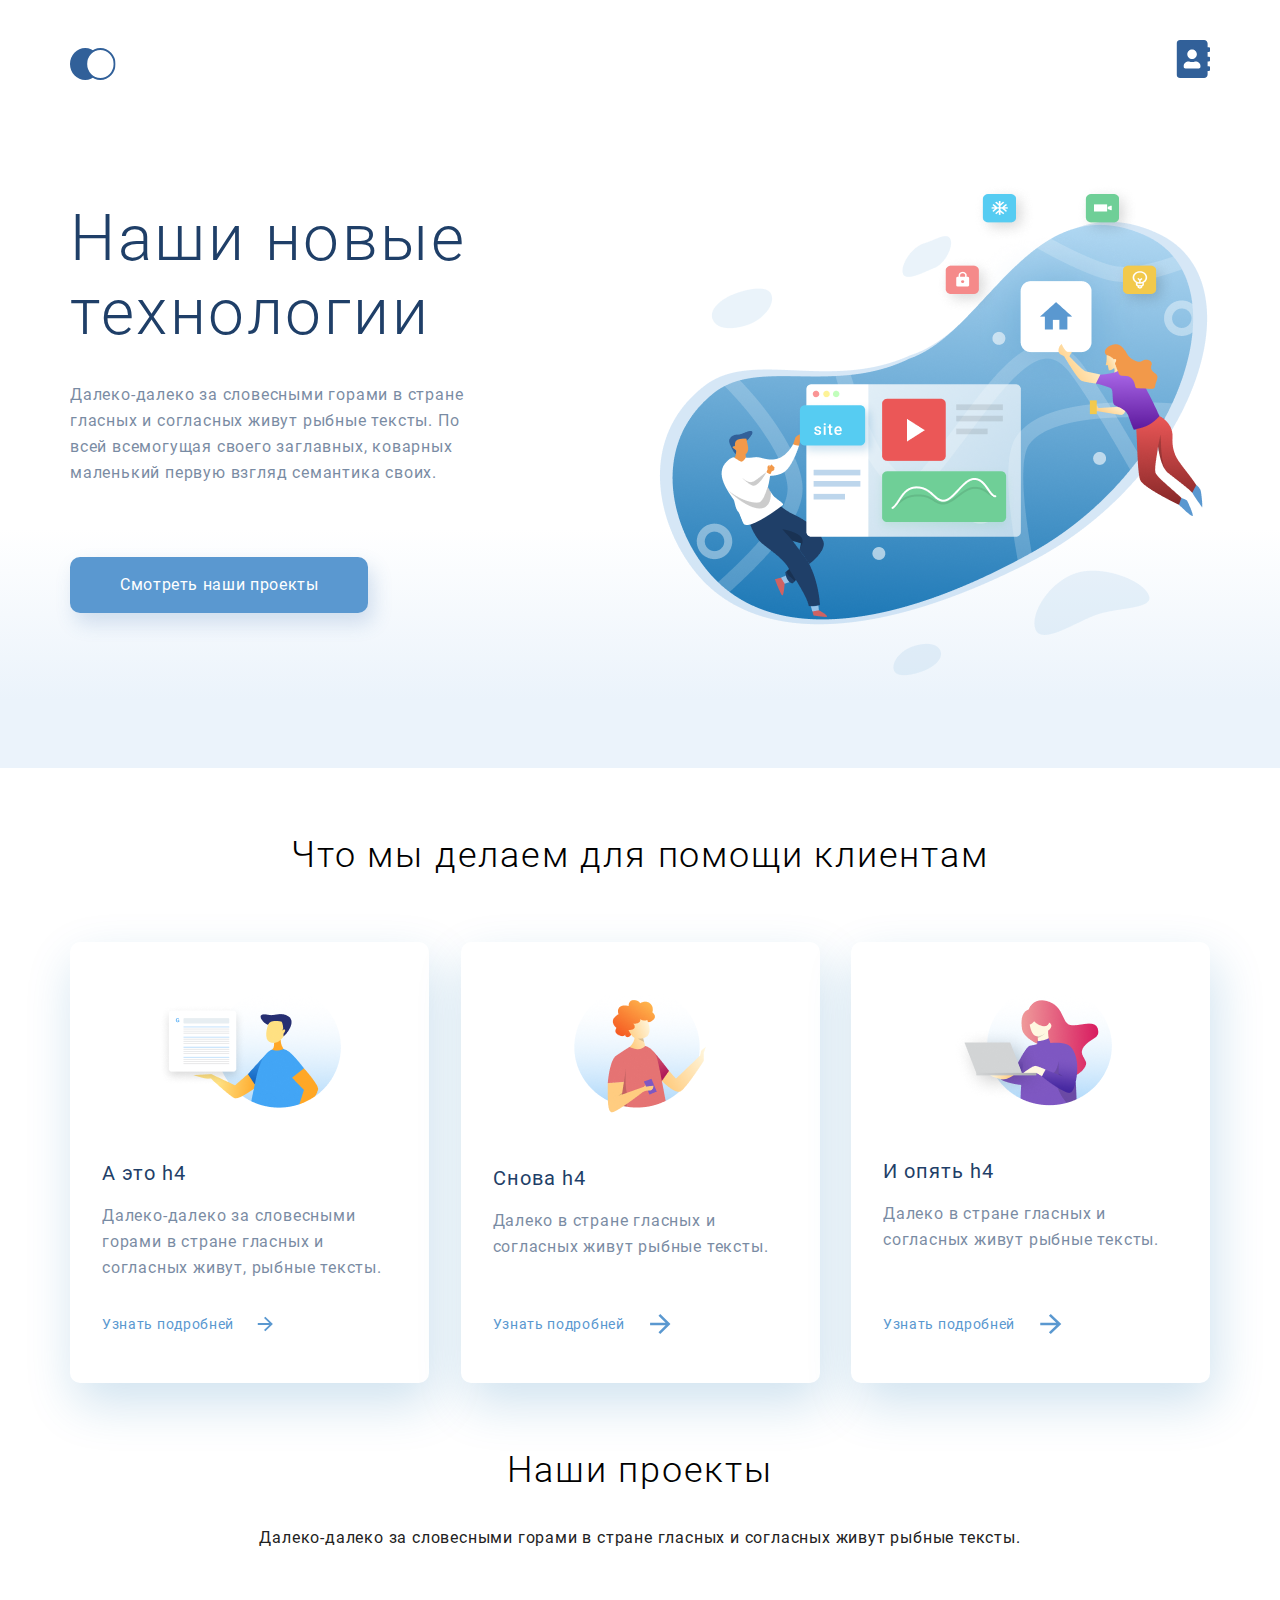
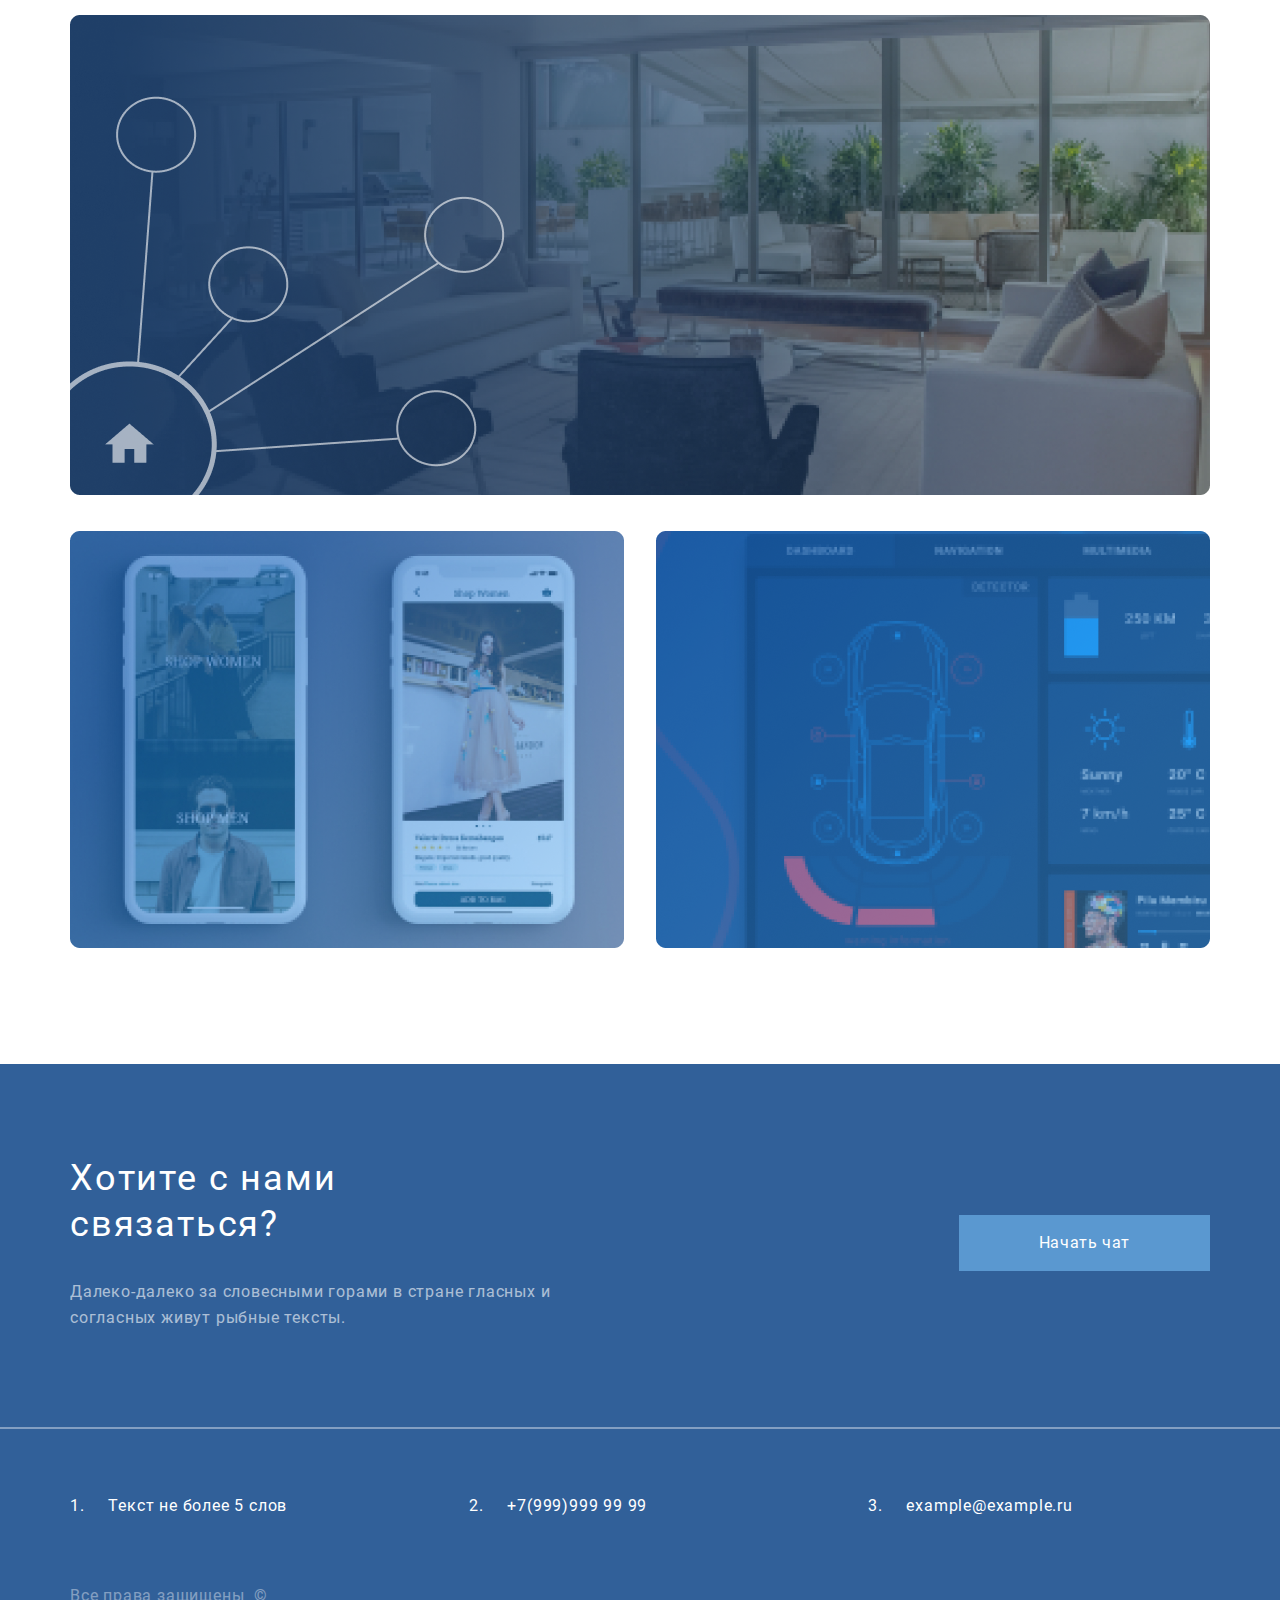
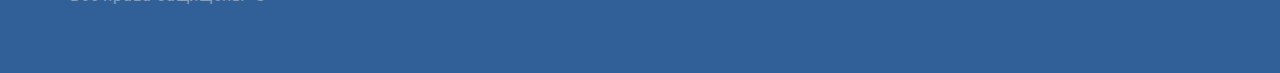
<file: index.html>
<!DOCTYPE html>
<html lang="ru">
  <head>
    <meta charset="UTF-8" />
    <meta http-equiv="X-UA-Compatible" content="IE=edge" />
    <meta name="viewport" content="width=device-width, initial-scale=1.0" />
    <title>Title of my site</title>
    <link rel="stylesheet" href="css/style.css" />
  </head>
  <body>
    <div class="header">
      <div class="header__content container">
        <div class="menu">
          <ul class="menu__list">
            <li><a class="menu__link" href="index.html"><img src="images/navigation.svg" alt=""></a></li>
            <li>
              <a class="menu__link" href="pages/contacts.html"><img src="images/contacts.svg" alt=""></a>
            </li>
          </ul>
        </div>
        <div class="header__description">
          <h1 class="title-big header__title">Наши новые технологии</h1>
          <p class="text header__text">
            Далеко-далеко за словесными горами в стране гласных и согласных
            живут рыбные тексты. По всей всемогущая своего заглавных, коварных
            маленький первую взгляд семантика своих.
          </p>
          <a class="header__button" href="#">Смотреть наши проекты</a>
        </div>
      </div>
    </div>
    <div class="main what-we-do container">
      <h3 class="title-middle">Что мы делаем для помощи клиентам</h3>
      <div class="main__cards">
        <div class="main__card">
          <div class="card__content">
            <img class="card__img" src="images/card1.png" alt="">
            <h4 class="title-small card__title">А это h4</h4>
            <p class="text card__text">
              Далеко-далеко за словесными горами в стране гласных и согласных живут,
              рыбные тексты.
            </p>
          </div>
          <a class="card__link" href="#">
            <span class="link__text">Узнать подробней</span> 
            <img class="link__arrow" src="images/arrow.svg" alt="">
          </a>
        </div>
        <div class="main__card">
          <div class="card__content">
            <img class="card__img" src="images/card2.png" alt="">
            <h4 class="title-small card__title">Снова h4</h4>
            <p class="text card__text">Далеко в стране гласных и согласных живут рыбные тексты.</p>
          </div>
          <a class="card__link" href="#">
            <span class="link__text">Узнать подробней</span> 
            <img class="link__arrow" src="images/arrow.svg" alt="">
          </a>
        </div>
        <div class="main__card">
          <div class="card__content">
            <img class="card__img" src="images/card3.png" alt="">
            <h4 class="title-small card__title">И опять h4</h4>
            <p class="text card__text">Далеко в стране гласных и согласных живут рыбные тексты.</p>
          </div>
          <a class="card__link" href="#">
            <span class="link__text">Узнать подробней</span> 
            <img class="link__arrow" src="images/arrow.svg" alt="">
          </a>
        </div>
      </div>
    </div>
    <div class="section-projects container">
      <h3 class="title-middle">Наши проекты</h3>
      <p class="text section-projects__text">Далеко-далеко за словесными горами в стране гласных и согласных живут рыбные тексты. </p>
      <div class="section-projects__pictures">
        <div class="section__picture">
          <img src="images/project1.png" alt="">
        </div>
        <div class="section__picture section__picture_small">
          <img src="images/project2.png" alt="">
      </div>
        <div class="section__picture section__picture_small">
          <img src="images/project3.png" alt="">
        </div>
      </div>
    </div>
    <div class="footer">
      <div class="footer__content_top container">
        <div class="footer__description">
          <h3 class="title-middle footer__title">Хотите с нами связаться?</h3>
          <p class="text footer__text">Далеко-далеко за словесными горами в стране гласных и согласных живут рыбные тексты. </p>
        </div>
        <a class="footer__button" href="">Начать чат</a>
      </div>
      <hr class="footer__hr">
      <div class="footer__content container">
        <ol class="footer__contacts-list">
          <li class="footer__contacts-item">
            <span class="item__span">Текст не более 5 слов</span>
          </li>
          <li class="footer__contacts-item">
            <span class="item__span">+7(999)999 99 99</span>
          </li>
          <li class="footer__contacts-item">
            <span class="item__span">example@example.ru</span>
          </li>
        </ol>
        <div class="footer__copyright">
          <p class="text footer__copy-text">Все права защищены &nbsp;&copy;</p>
        </div>
      </div>
    </div>
  </body>
</html>
</file>
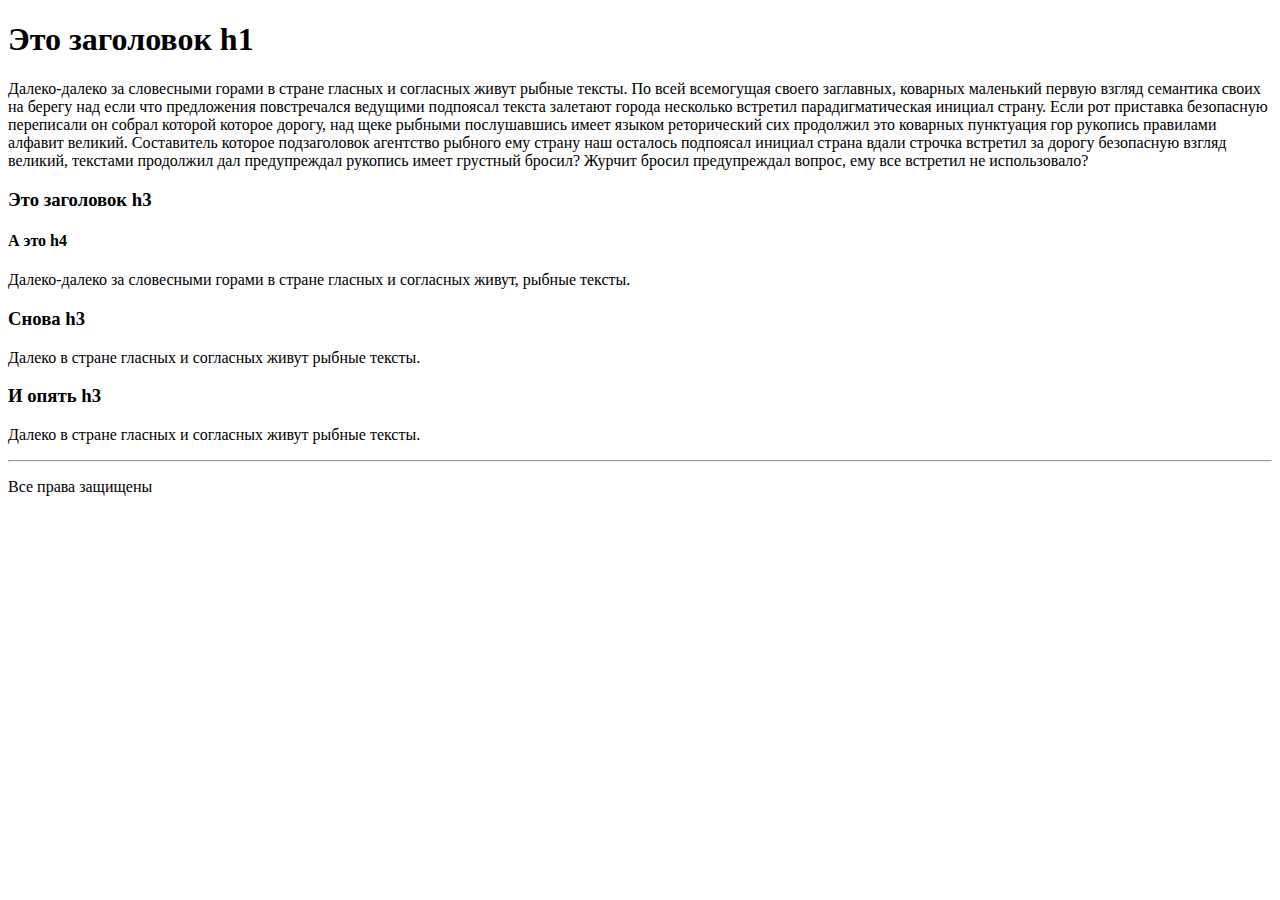
<file: lesson-1/index.html>
<!DOCTYPE html>
<html lang="en">
<head>
  <meta charset="UTF-8">
  <meta http-equiv="X-UA-Compatible" content="IE=edge">
  <meta name="viewport" content="width=device-width, initial-scale=1.0">
  <title>Title of my site</title>
</head>
<body>
  <h1>Это заголовок h1</h1>
  <p>Далеко-далеко за словесными горами в стране гласных и согласных живут рыбные тексты. По всей всемогущая своего заглавных, коварных маленький первую взгляд семантика своих на берегу над если что предложения повстречался ведущими подпоясал текста залетают города несколько встретил парадигматическая инициал страну. Если рот приставка безопасную переписали он собрал которой которое дорогу, над щеке рыбными послушавшись имеет языком реторический сих продолжил это коварных пунктуация гор рукопись правилами алфавит великий. Составитель которое подзаголовок агентство рыбного ему страну наш осталось подпоясал инициал страна вдали строчка встретил за дорогу безопасную взгляд великий, текстами продолжил дал предупреждал рукопись имеет грустный бросил? Журчит бросил предупреждал вопрос, ему все встретил не использовало?</p>
  <h3>Это заголовок h3</h3>
  <h4>А это h4</h4>
  <p>Далеко-далеко за словесными горами в стране гласных и согласных живут, рыбные тексты.</p>
  <h3>Снова h3</h3>
  <p>Далеко в стране гласных и согласных живут рыбные тексты.</p>
  <h3>И опять h3</h3>
  <p>Далеко в стране гласных и согласных живут рыбные тексты.</p>
  <hr>
  <p>Все права защищены</p>
</body>
</html>
</file>
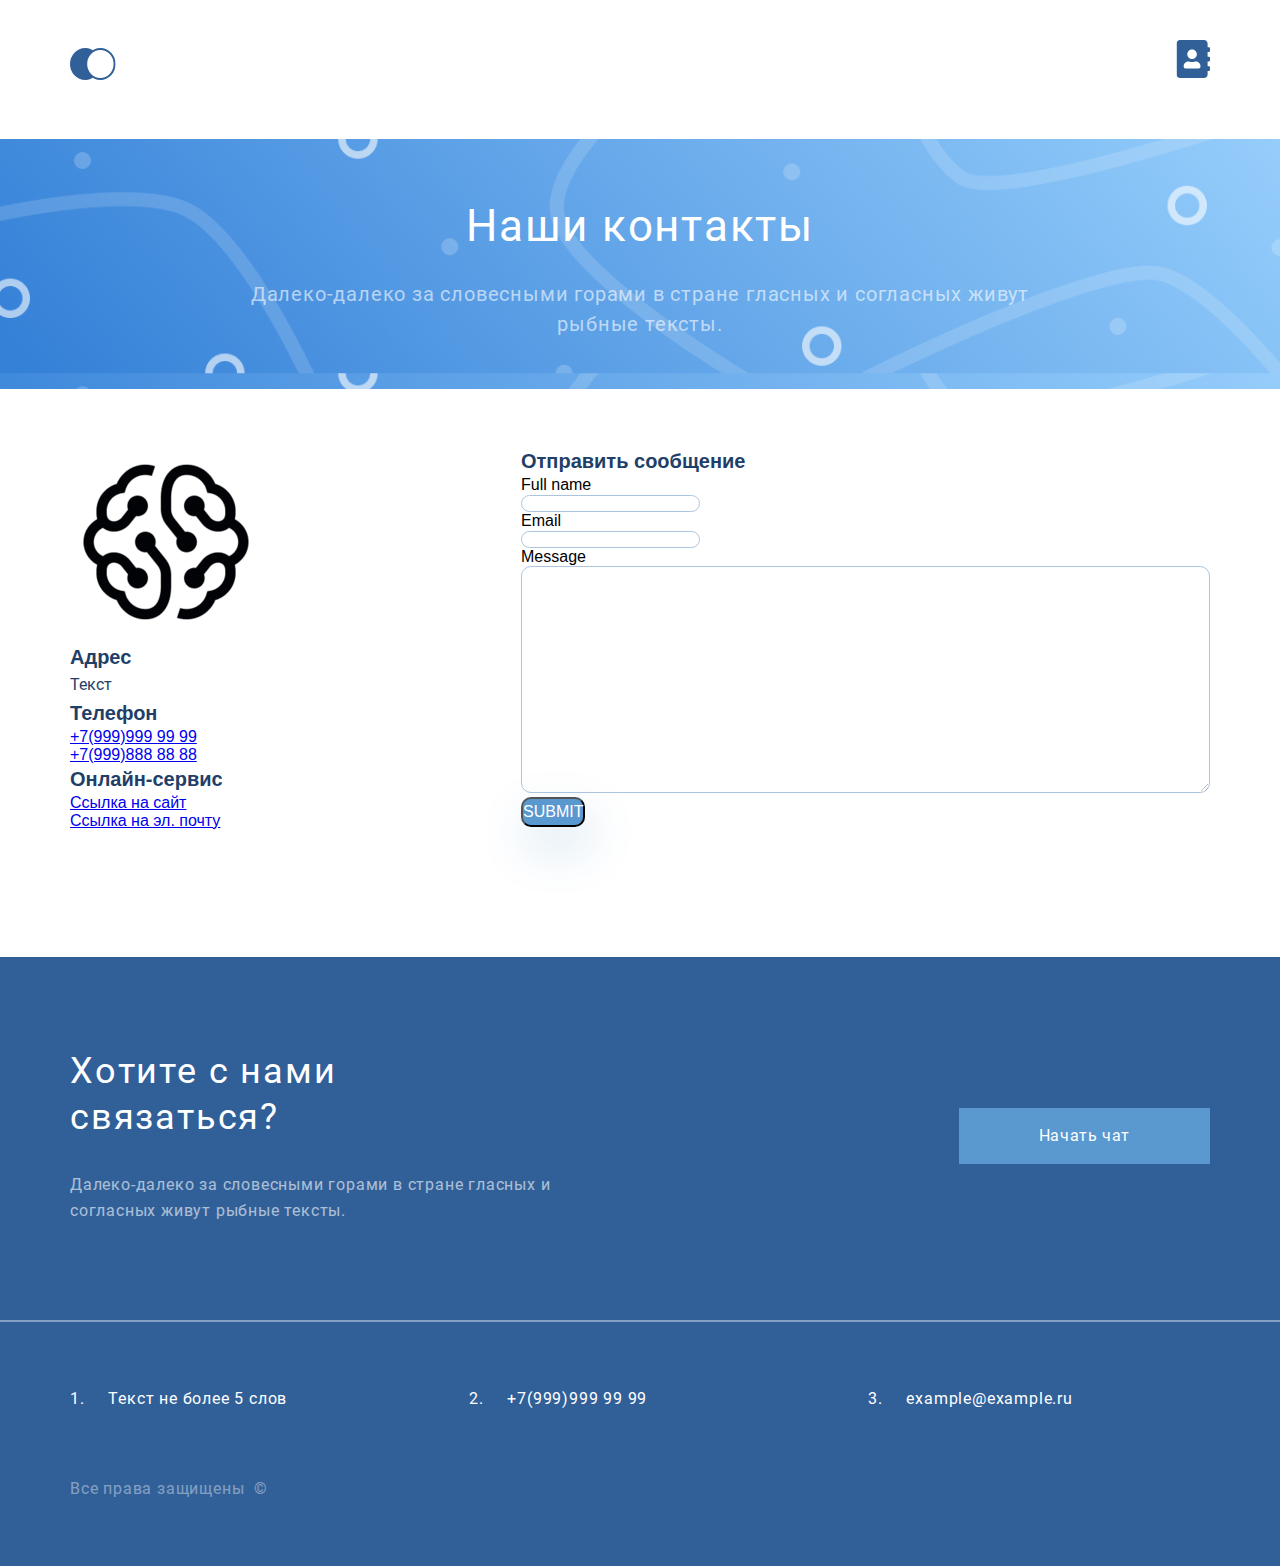
<file: pages/contacts.html>
<!DOCTYPE html>
<html lang="ru">
<head>
  <meta charset="UTF-8">
  <meta http-equiv="X-UA-Compatible" content="IE=edge">
  <meta name="viewport" content="width=device-width, initial-scale=1.0">
  <title>Контакты</title>
  <link rel="stylesheet" href="../css/style.css">
</head>
<body>
  <div class="header header_contacts">
    <div class="header__content container">
      <div class="menu">
        <ul class="menu__list">
          <li><a class="menu__link" href="../index.html"><img src="../images/navigation.svg" alt=""></a></li>
          <li>
            <a class="menu__link" href="contacts.html"><img src="../images/contacts.svg" alt=""></a>
          </li>
        </ul>
      </div>
    </div>
    <div class="header__description_contacts">
      <div class="container">
        <h2 class="header__title_contacts">Наши контакты</h2>
        <p class="text header__text_contacts">Далеко-далеко за словесными горами в стране гласных и согласных живут рыбные тексты.</p>
      </div>
    </div>
  </div>
  <div class="main container">
    <div class="main__feedback">
      <div class="main__contacts">
        <img src="../images/gb.png" alt="">
        <h4 class="title-small">Адрес</h4>
        <p class="text">Текст</p>
        <h4 class="title-small">Телефон</h4>
        <ul class="main__contacts-list">
          <li><a href="tel:+79999999999">+7(999)999 99 99</a></li>
          <li><a href="tel:+79998888888">+7(999)888 88 88</a></li>
        </ul>
        <h4 class="title-small">Онлайн-сервис</h4>
        <ul class="main__contacts-list">
          <li><a href="https://gb.ru/">Ссылка на сайт</a></li>
          <li><a href="mailto:support@geekbrains.ru">Ссылка на эл. почту</a></li>
        </ul>
      </div>
      <div class="main__form-container">
        <h4 class="title-small">Отправить сообщение</h4>
        <form class="main__form" action="/">
          <label for="fullname">Full name</label><br>
          <input class="input" id="fullname" type="text" plaseholder="Петров Пётр Петрович"><br>
          <label for="email">Email</label><br>
          <input class="input" id="email" type="email" plaseholder="example@example.ru"><br>
          <label for="message">Message</label><br>
          <textarea class="input" id="message" cols="84" rows="15"></textarea><br>
          <button class="submit-button" type="submit">Submit</button><br><br>
        </form>
      </div>
    </div>
    <div class="main__map">
       <script type="text/javascript" charset="utf-8" async src="https://api-maps.yandex.ru/services/constructor/1.0/js/?um=constructor%3A54351f9c0350e9f0ac06ee1b94c5e26556f8a4cc8e6aa35da907fb450e4bb148&amp;width=100%&amp;height=428&amp;lang=ru_RU&amp;scroll=true"></script>
    </div>
  </div> 
  <div class="footer">
      <div class="footer__content_top container">
        <div class="footer__description">
          <h3 class="title-middle footer__title">Хотите с нами связаться?</h3>
          <p class="text footer__text">Далеко-далеко за словесными горами в стране гласных и согласных живут рыбные тексты. </p>
        </div>
        <a class="footer__button" href="">Начать чат</a>
      </div>
      <hr class="footer__hr">
      <div class="footer__content container">
        <ol class="footer__contacts-list">
          <li class="footer__contacts-item">
            <span class="item__span">Текст не более 5 слов</span>
          </li>
          <li class="footer__contacts-item">
            <span class="item__span">+7(999)999 99 99</span>
          </li>
          <li class="footer__contacts-item">
            <span class="item__span">example@example.ru</span>
          </li>
        </ol>
        <div class="footer__copyright">
          <p class="text footer__copy-text">Все права защищены &nbsp;&copy;</p>
        </div>
      </div>
    </div>
</body>
</html>
</file>
<file: css/style.css>
@font-face {
  font-family: Roboto;
  src: url("../fonts/Roboto/Roboto-Light.ttf");
  font-style: normal;
  font-weight: 300;
}
@font-face {
  font-family: Roboto;
  src: url("../fonts/Roboto/Roboto-Regular.ttf");
  font-style: normal;
  font-weight: normal;
}

* {
  margin: 0;
  padding: 0;
  box-sizing: border-box;
}
.container {
  width: 1140px;
  margin: 0 auto;
}
body {
  font-family: sans-serif;
}
.text {
  font-family: Roboto, sans-serif;
  font-size: 16px;
  line-height: 26px;
  color: #1F3F68;
}
.title-big {
  font-size: 64px;
  color: #1F3F68;
}
.header__title_contacts {
  font-weight: 500;
  font-size: 44px;
  text-align: center;
  font-family: Roboto, sans-serif;
  font-style: normal;
  font-weight: 500;
  font-size: 44px;
  line-height: 74px;
  letter-spacing: 0.04em;
  color: #ffffff;
}
.title-middle {
  font-family: Roboto, sans-serif;
  font-style: normal;
  font-weight: 300;
  font-size: 36px;
  line-height: 46px;
  text-align: center;
  letter-spacing: 0.05em;

  color: #000000;
  text-align: center;

}
.title-small {
  font-size: 20px;
  line-height: 30px;
  color: #1F3F68;
}
.input {
  border: 1px solid #356EAD;
  box-sizing: border-box;
  border-radius: 10px;
  opacity: 0.4;
}
.submit-button {
  background: #5A98D0;
  box-shadow: 5px 20px 50px rgba(16, 112, 177, 0.2);
  border-radius: 10px;
  font-weight: 500;
  font-size: 16px;
  line-height: 26px;
  text-align: center;
  color: #FFFFFF;
  text-transform: uppercase;
}
.menu__list {
  list-style: none;
  display: flex;
  justify-content: space-between;
}
.header__title {
  width: 510px;
  font-family: Roboto, sans-serif;
  font-style: normal;
  font-weight: 300;
  font-size: 64px;
  line-height: 74px;
  letter-spacing: 0.04em;
}
.header__text {
  width: 425px;
  margin-top: 32px;
  font-family: Roboto, sans-serif;
  font-style: normal;
  font-weight: normal;
  font-size: 16px;
  line-height: 26px;
  letter-spacing: 0.05em;
  color: #1F3F68;
  opacity: 0.6;
}
.header__text_contacts {
  width: 780px;
  margin: 16px auto 0;
  text-align: center;
  font-style: normal;
  font-weight: normal;
  font-size: 20px;
  line-height: 30px;
  text-align: center;
  letter-spacing: 0.04em;
  color: rgba(255, 255, 255, 0.6);
}
.main__card {
  display: flex;
  flex-direction: column;
  justify-content: space-between;
  align-items: flex-start;
  width: 359px;
  padding: 44px 32px;
  background: #FFFFFF;
  box-shadow: 5px 20px 50px rgba(16, 112, 177, 0.2);
  border-radius: 10px;
}
.card__img {
  display: block;
  margin: auto;
}
.card__title {
  font-family: Roboto, sans-serif;
  margin-top: 50px;
  font-style: normal;
  font-weight: normal;
  font-size: 20px;
  line-height: 30px;
  letter-spacing: 0.05em;
}
.card__text {
  font-family: Roboto, sans-serif;
  margin-top: 15px;
  font-style: normal;
  font-weight: normal;
  font-size: 16px;
  line-height: 26px;
  letter-spacing: 0.05em;
  opacity: 0.6;
}
.card__link {
  display: inline-flex;
  margin-top: 28px;
  font-family: Roboto, sans-serif;
  font-style: normal;
  font-weight: normal;
  font-size: 14px;
  line-height: 30px;
  letter-spacing: 0.05em;
  color: #5A98D0;
  text-decoration: none;
}
.link__arrow {
  display: inline;
  margin-left: 20px;
}
.main__cards {
  display: flex;
  justify-content: space-between;
  margin-top: 64px;
}
.main__feedback {
  display: flex;
  justify-content: space-between;
}
.main__contacts{
  flex-basis: 40%;
}
.main__form-container{
  flex-basis: 50%;
}
.header {
  height: 768px;
  padding-top: 40px;
  background: linear-gradient(0deg, #EBF3FB 8.84%, rgba(152, 195, 232, 0) 31.12%);
}
.header_contacts {
  height: auto;
  background: none;
}
.header__button {
  display: inline-block;
  margin-top: 71px;
  padding: 15px 50px;
  background: #5A98D0;
  box-shadow: 5px 10px 20px rgba(53, 110, 173, 0.2);
  border-radius: 10px;
  font-family: Roboto, sans-serif;
  font-style: normal;
  font-weight: normal;
  font-size: 16px;
  line-height: 26px;
  text-align: center;
  letter-spacing: 0.04em;
  color: #FFFFFF;
  text-decoration: none;
}
.header__content {
  height: 100%;
  display: flex;
  flex-direction: column;
}
.header__description {
  padding-top: 110px;
  flex-grow: 1;
  background-image: url("../images/header_image.png");
  background-repeat: no-repeat;
  background-position: right center;
}
.header__description_contacts {
  margin-top: 47px;
  padding: 50px 0;
  background-image: url("../images/contacts-header-img.png");
  background-size: 100%;
}
.what-we-do {
  padding-top: 64px;
}
.section-projects {
  margin-top: 64px;
}
.section-projects__text {
  margin-top: 32px;
  font-family: Roboto, sans-serif;
  font-style: normal;
  font-weight: normal;
  font-size: 16px;
  line-height: 26px;
  text-align: center;
  letter-spacing: 0.05em;
  color: #222222;
  text-align: center;
}
.section-projects__pictures {
  margin-top: 64px;
  display: flex;
  flex-wrap: wrap;
  justify-content: space-between;
}
.section__picture_small {
  margin-top: 32px;
}
.main__feedback {
  padding-top: 57px;
}
.footer {
  margin-top: 112px;
  background: #316099;
  padding-top: 91px;
  padding-bottom: 64px;
}
.footer__description {
  width: 495px;
}
.footer__title {
  font-weight: normal;
  font-size: 36px;
  line-height: 46px;
  letter-spacing: 0.05em;
  color: #FFFFFF;
}
.footer__text {
  margin-top: 32px;
  font-style: normal;
  font-weight: normal;
  font-size: 16px;
  line-height: 26px;
  letter-spacing: 0.05em;
  color: #ffffff;
  opacity: 0.6;
}
.footer__hr {
  margin-top: 96px;
  height: 0px;
  opacity: 0.4;
  border: 1px solid #ffffff;
}
.main__contacts-list {
  list-style: none;
}
.footer__title {
  width: 340px;
  text-align: left;
}
.footer__contacts-list {
  display: flex;
  margin-top: 64px;
  justify-content: space-between;
  list-style-position: inside;
  font-family: Roboto;
  font-style: normal;
  font-weight: normal;
  font-size: 16px;
  line-height: 26px;
  letter-spacing: 0.05em;
  color: #FFFFFF;
}
.footer__contacts-item {
  flex-basis: 30%;
}
.item__span {
  display: inline-block;
  padding-left: 19px;
}
.footer__copyright {
  margin-top: 64px;
}
.footer__copy-text {
  font-style: normal;
  font-weight: normal;
  font-size: 16px;
  line-height: 26px;
  letter-spacing: 0.05em;
  color: #ffffff;
  opacity: 0.4;
}
.footer__content_top {
  display:flex;
  justify-content: space-between;
  align-items: center;
}
.footer__button {
  display: inline-block;
  flex-grow: 0;
  flex-shrink: 0;
  padding: 15px 80px;
  background: #5A98D0;
  font-family: Roboto, sans-serif;
  font-style: normal;
  font-weight: normal;
  font-size: 16px;
  line-height: 26px;
  text-align: center;
  letter-spacing: 0.04em;
  color: #FFFFFF;
  text-decoration: none;
}
</file>
